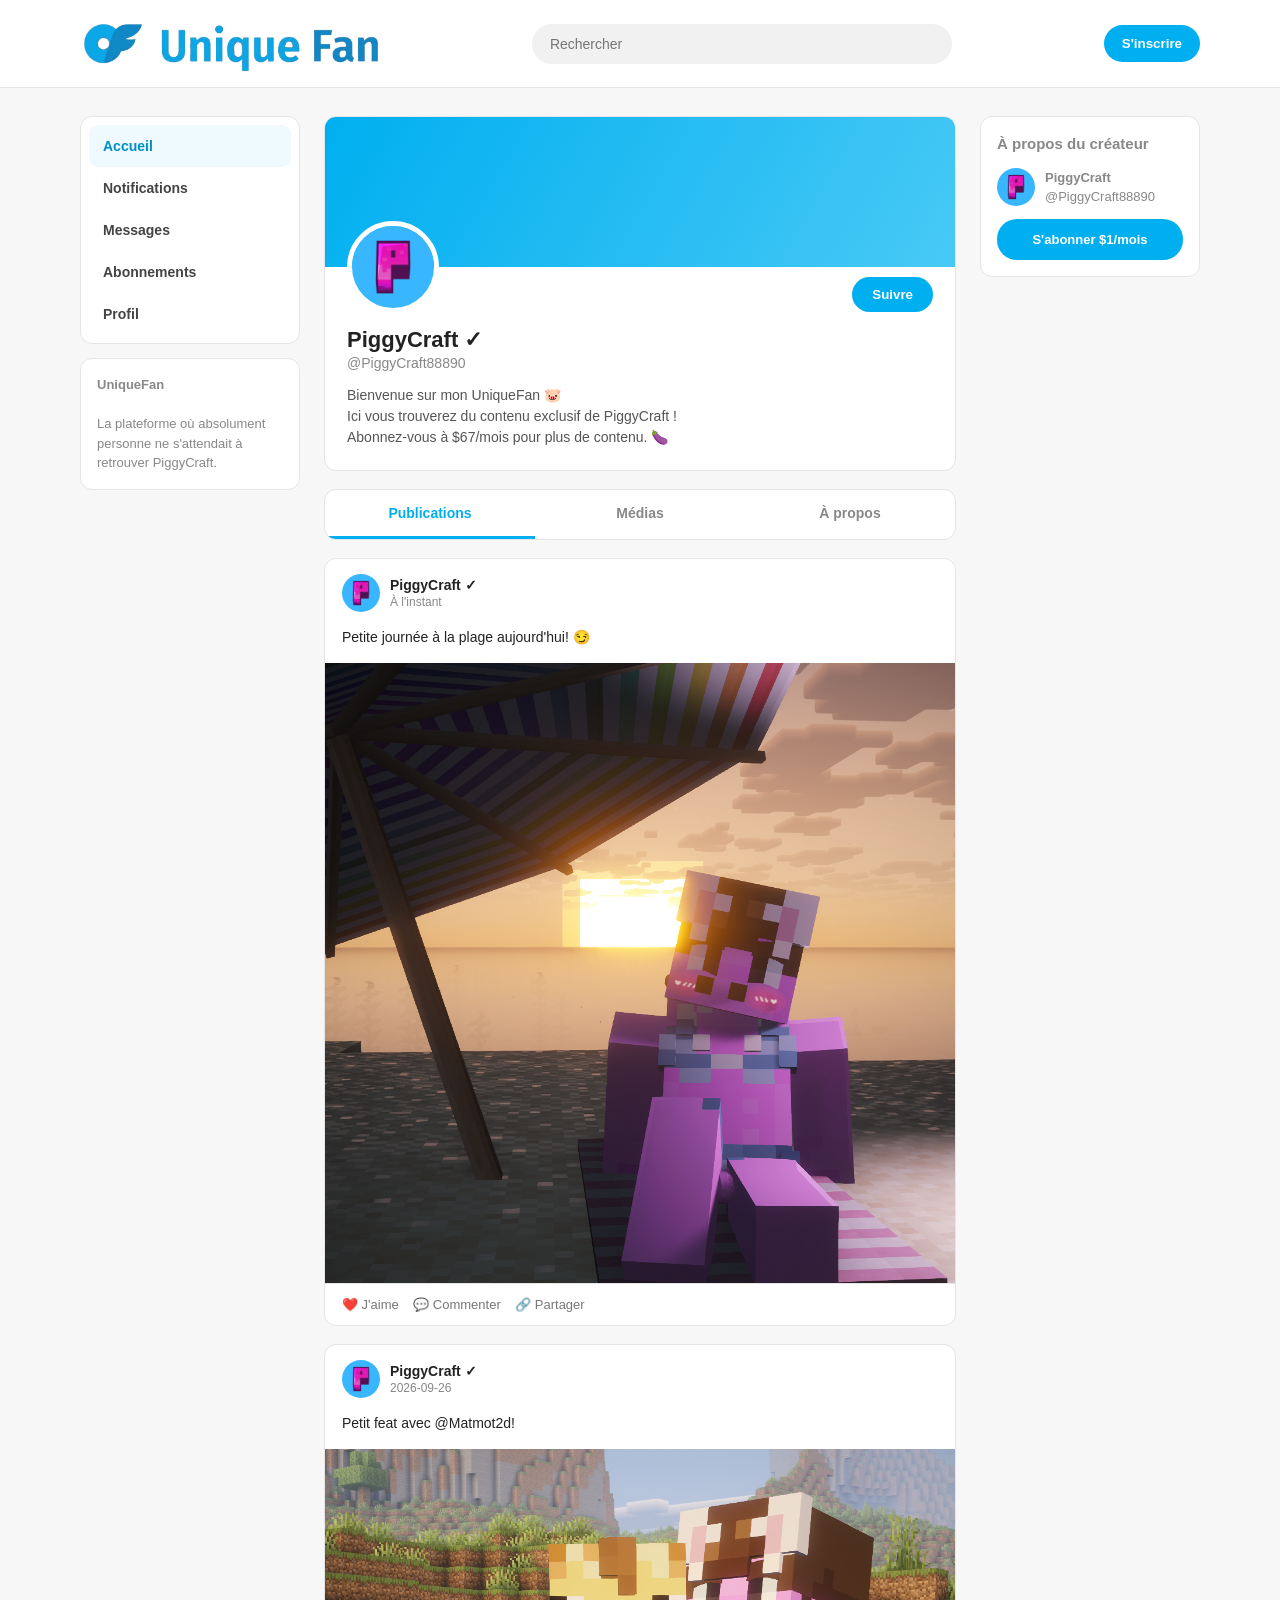
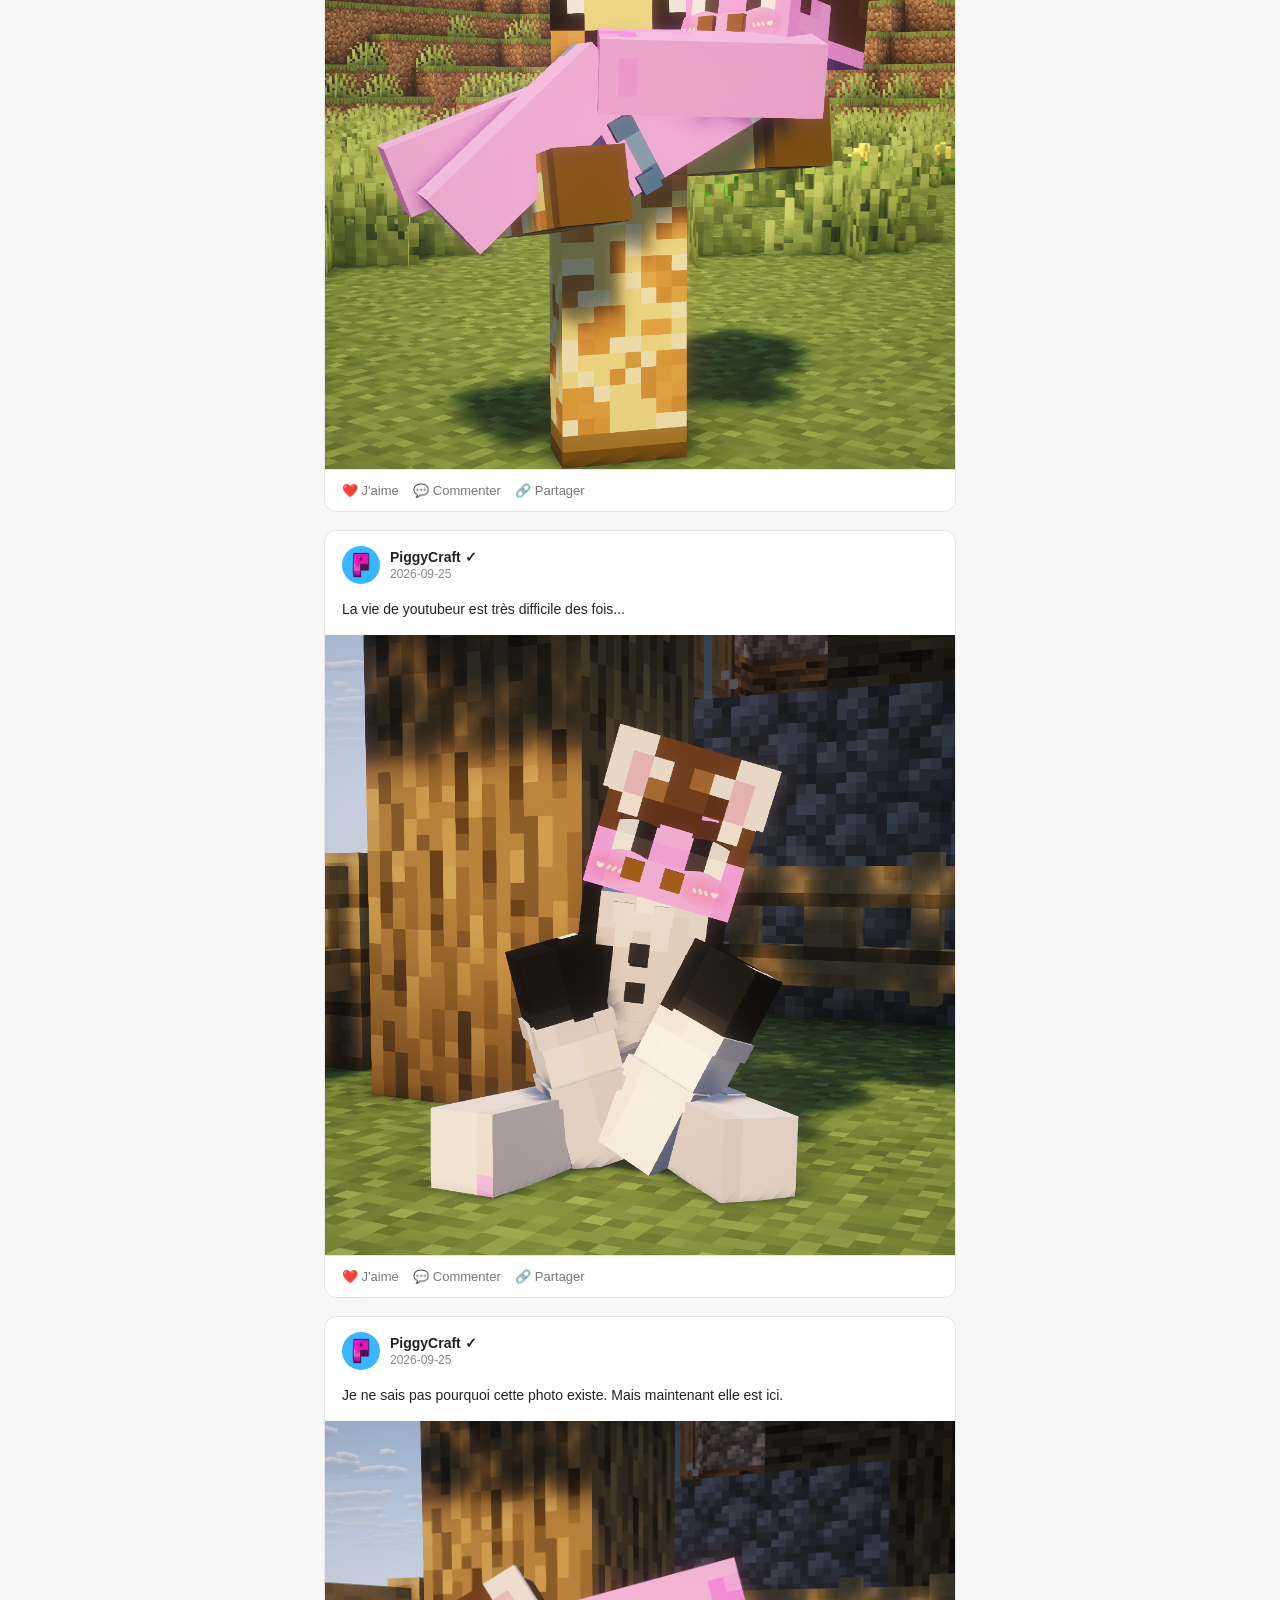
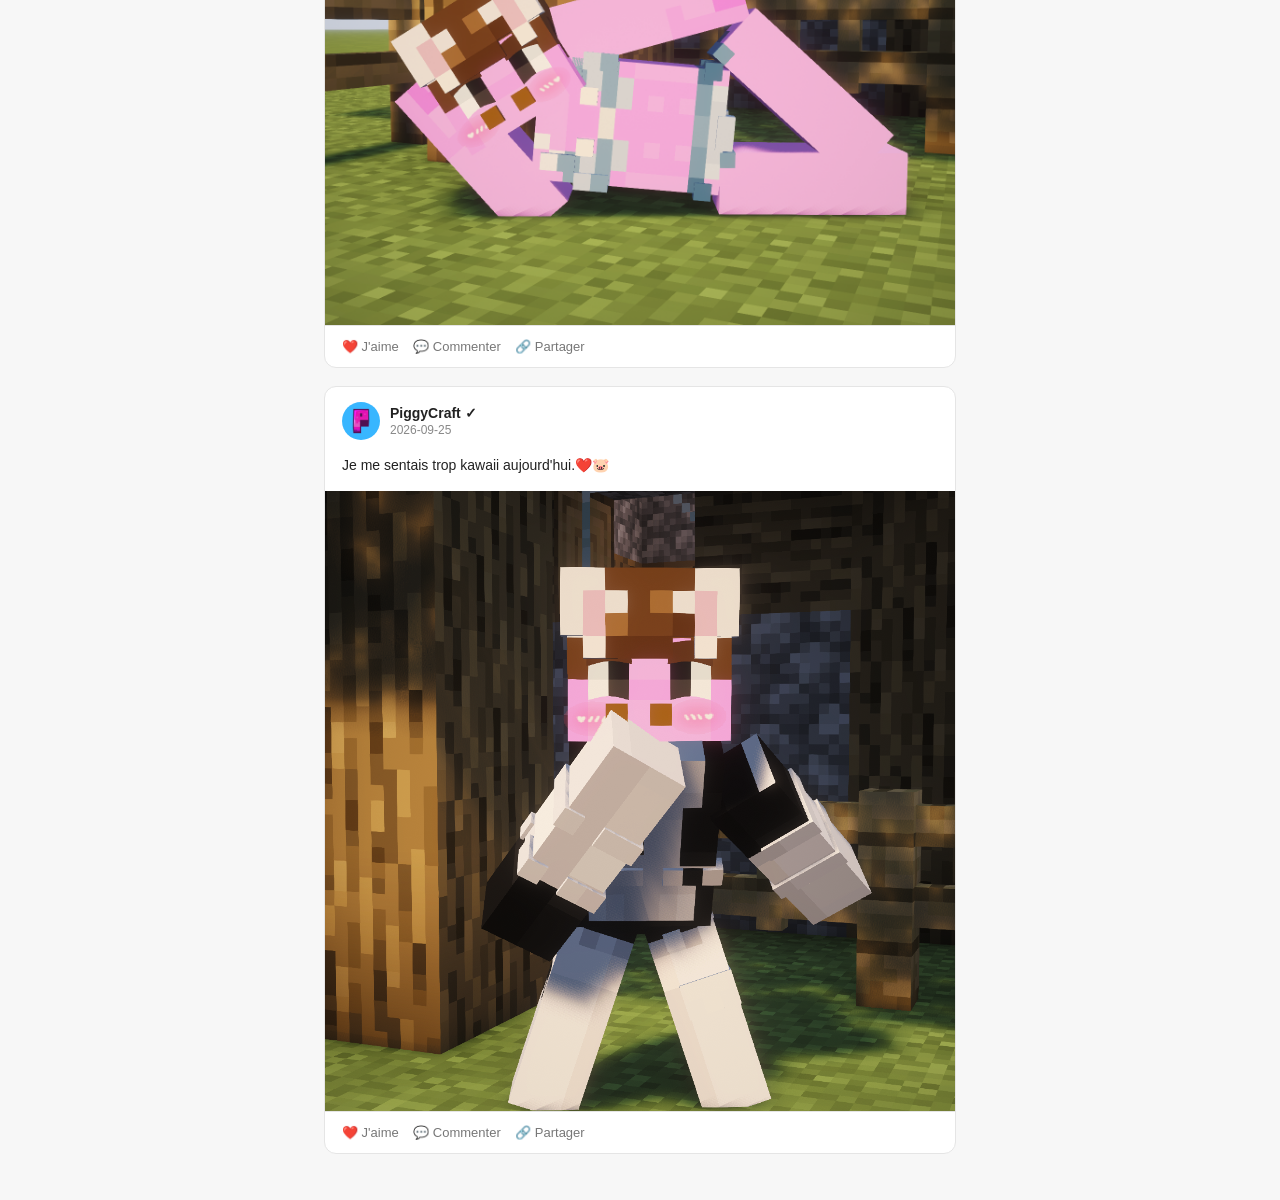
<file: uniquefan/index.html>
<!DOCTYPE html>
<html lang="fr">
<head>
<meta charset="UTF-8">
<meta name="viewport" content="width=device-width, initial-scale=1.0">
<title>UniqueFan — PiggyCraft</title>
<link rel="icon" href="uniquefan-favicon.png" type="image/png">

<style>
:root{--blue:#00aff0;--bg:#f7f7f7;--card:#fff;--text:#222;--muted:#888;--border:#e5e5e5}
*{box-sizing:border-box}
body{margin:0;font-family:Arial,Helvetica,sans-serif;color:var(--text);background:var(--bg)}

.topbar{
height:88px;
position:sticky;
top:0;
z-index:20;
background:#fff;
border-bottom:1px solid var(--border);
display:flex;
align-items:center;
justify-content:center
}

.topbar-inner{
width:min(1120px,calc(100% - 32px));
display:flex;
align-items:center;
gap:24px
}

.logo{
width:300px;
height:66px;
object-fit:contain;
flex-shrink:0;
cursor:pointer
}

.search{
flex:1;
max-width:420px;
margin:auto
}

.search input{
width:100%;
border:0;
outline:0;
background:#f1f1f1;
border-radius:22px;
padding:12px 18px;
font-size:14px
}

.top-button{
border:0;
background:var(--blue);
color:#fff;
font-weight:700;
border-radius:22px;
padding:11px 18px;
cursor:pointer
}

.layout{
width:min(1120px,calc(100% - 32px));
margin:28px auto;
display:grid;
grid-template-columns:220px minmax(0,650px) 220px;
gap:24px
}

.sidebar{
position:sticky;
top:116px;
height:max-content
}

.menu{
background:#fff;
border:1px solid var(--border);
border-radius:12px;
padding:8px
}

.menu a{
display:block;
text-decoration:none;
color:#444;
padding:13px 14px;
border-radius:9px;
font-size:14px;
font-weight:600
}

.menu a:hover,
.menu a.active{
background:#eefaff;
color:#008fc5
}

.small-card,
.creator-card{
margin-top:14px;
padding:16px;
background:#fff;
border:1px solid var(--border);
border-radius:12px;
font-size:13px;
color:var(--muted);
line-height:1.5
}

.profile{
background:#fff;
border:1px solid var(--border);
border-radius:12px;
overflow:hidden;
margin-bottom:18px
}

.cover{
height:150px;
background:linear-gradient(120deg,#00aff0,#48c9f5)
}

.profile-content{
padding:0 22px 22px
}

.avatar{
width:92px;
height:92px;
margin-top:-46px;
border-radius:50%;
border:5px solid #fff;
background:#fff;
object-fit:cover
}

.profile-row{
display:flex;
align-items:flex-start;
justify-content:space-between;
gap:15px
}

.profile h1{
margin:10px 0 2px;
font-size:22px
}

.handle{
color:var(--muted);
font-size:14px
}

.bio{
margin:14px 0 0;
color:#555;
line-height:1.5;
font-size:14px
}

.follow{
margin-top:10px;
border:0;
border-radius:20px;
background:var(--blue);
color:#fff;
padding:10px 20px;
font-weight:700
}

.tabs{
display:flex;
background:#fff;
border:1px solid var(--border);
border-radius:12px;
margin-bottom:18px;
overflow:hidden
}

.tabs div{
flex:1;
text-align:center;
padding:15px 8px;
font-size:14px;
font-weight:700;
color:var(--muted)
}

.tabs .selected{
color:var(--blue);
border-bottom:3px solid var(--blue)
}

.post{
background:#fff;
border:1px solid var(--border);
border-radius:12px;
margin-bottom:18px;
overflow:hidden
}

.post-head{
display:flex;
align-items:center;
gap:10px;
padding:15px 17px
}

.post-avatar{
width:38px;
height:38px;
border-radius:50%;
object-fit:cover
}

.post-name{
font-weight:700;
font-size:14px
}

.post-time{
color:var(--muted);
font-size:12px;
margin-top:2px
}

.post-text{
padding:0 17px 15px;
font-size:14px;
line-height:1.5
}

.post-image{
display:block;
width:100%;
max-height:620px;
object-fit:cover;
background:#eee
}

.post-actions{
display:flex;
gap:22px;
padding:13px 17px;
color:#777;
border-top:1px solid var(--border);
font-size:13px
}

.creator-card{
margin-top:0;
height:max-content
}

.creator-card h3{
margin:0 0 12px;
font-size:15px
}

.creator-line{
display:flex;
gap:10px;
align-items:center;
margin-bottom:12px;
font-size:13px
}

.creator-line img{
width:38px;
height:38px;
object-fit:cover;
border-radius:50%
}

/* BOUTON KO-FI */
.subscribe{
display:block;
width:100%;
border:0;
background:var(--blue);
color:#fff;
border-radius:20px;
padding:11px;
font-weight:700;
text-align:center;
text-decoration:none;
cursor:pointer;
transition:background .2s, transform .2s
}

.subscribe:hover{
background:#009bd6;
transform:translateY(-1px)
}

@media(max-width:900px){
.layout{
grid-template-columns:1fr;
max-width:650px
}

.sidebar,
.right-column{
display:none
}

.search{
display:none
}

.logo{
width:300px
}
}

@media(max-width:560px){
.topbar-inner{
justify-content:space-between
}

.logo{
width:230px;
height:55px
}

.layout{
width:100%;
margin:12px auto
}

.profile,
.tabs,
.post{
border-left:0;
border-right:0;
border-radius:0
}
}
</style>
</head>

<body>

<header class="topbar">
<div class="topbar-inner">

<img
class="logo"
src="uniquefan-logo-cropped.png"
alt="UniqueFan"
>

<div class="search">
<input type="text" placeholder="Rechercher">
</div>

<button class="top-button">
S'inscrire
</button>

</div>
</header>


<div class="layout">

<aside class="sidebar">

<nav class="menu">
<a class="active" href="#">Accueil</a>
<a href="#">Notifications</a>
<a href="#">Messages</a>
<a href="#">Abonnements</a>
<a href="#">Profil</a>
</nav>

<div class="small-card">
<strong>UniqueFan</strong>
<br><br>
La plateforme où absolument personne ne s'attendait à retrouver PiggyCraft.
</div>

</aside>


<main>

<section class="profile">

<div class="cover"></div>

<div class="profile-content">

<div class="profile-row">

<div>

<img
class="avatar"
src="profile.jpg"
alt="PiggyCraft"
>

<h1>PiggyCraft ✓</h1>

<div class="handle">
@PiggyCraft88890
</div>

</div>

<button class="follow">
Suivre
</button>

</div>

<p class="bio">
Bienvenue sur mon UniqueFan 🐷<br>
Ici vous trouverez du contenu exclusif de PiggyCraft !<br>
Abonnez-vous à $67/mois pour plus de contenu. 🍆
</p>

</div>
</section>


<div class="tabs">
<div class="selected">Publications</div>
<div>Médias</div>
<div>À propos</div>
</div>

<article class="post">

<div class="post-head">

<img
class="post-avatar"
src="profile.jpg"
alt="PiggyCraft"
>

<div>
<div class="post-name">
PiggyCraft ✓
</div>

<div class="post-time">
À l'instant
</div>
</div>

</div>

<div class="post-text">
Petite journée à la plage aujourd'hui! 😏
</div>

<img
class="post-image"
src="photo6.png"
alt="Publication UniqueFan"
>

<div class="post-actions">
❤️ J'aime &nbsp;&nbsp;
💬 Commenter &nbsp;&nbsp;
🔗 Partager
</div>

</article>

<article class="post">

<div class="post-head">

<img
class="post-avatar"
src="profile.jpg"
alt="PiggyCraft"
>

<div>
<div class="post-name">
PiggyCraft ✓
</div>

<div class="post-time">
2026-09-26</div>
</div>

</div>

<div class="post-text">
Petit feat avec @Matmot2d!
</div>

<img
class="post-image"
src="photo4.png"
alt="Publication UniqueFan"
>

<div class="post-actions">
❤️ J'aime &nbsp;&nbsp;
💬 Commenter &nbsp;&nbsp;
🔗 Partager
</div>

</article>

<article class="post">

<div class="post-head">

<img
class="post-avatar"
src="profile.jpg"
alt="PiggyCraft"
>

<div>
<div class="post-name">
PiggyCraft ✓
</div>

<div class="post-time">
2026-09-25
</div>
</div>

</div>

<div class="post-text">
La vie de youtubeur est très difficile des fois...
</div>

<img
class="post-image"
src="photo1.png"
alt="Publication UniqueFan"
>

<div class="post-actions">
❤️ J'aime &nbsp;&nbsp;
💬 Commenter &nbsp;&nbsp;
🔗 Partager
</div>

</article>


<article class="post">

<div class="post-head">

<img
class="post-avatar"
src="profile.jpg"
alt="PiggyCraft"
>

<div>
<div class="post-name">
PiggyCraft ✓
</div>

<div class="post-time">
2026-09-25
</div>
</div>

</div>

<div class="post-text">
Je ne sais pas pourquoi cette photo existe. Mais maintenant elle est ici.
</div>

<img
class="post-image"
src="photo2.png"
alt="Publication UniqueFan"
>

<div class="post-actions">
❤️ J'aime &nbsp;&nbsp;
💬 Commenter &nbsp;&nbsp;
🔗 Partager
</div>

</article>


<article class="post">

<div class="post-head">

<img
class="post-avatar"
src="profile.jpg"
alt="PiggyCraft"
>

<div>
<div class="post-name">
PiggyCraft ✓
</div>

<div class="post-time">
2026-09-25
</div>
</div>

</div>

<div class="post-text">
Je me sentais trop kawaii aujourd'hui.❤️🐷
</div>

<img
class="post-image"
src="photo3.png"
alt="Publication UniqueFan"
>

<div class="post-actions">
❤️ J'aime &nbsp;&nbsp;
💬 Commenter &nbsp;&nbsp;
🔗 Partager
</div>

</article>

</main>


<aside class="right-column">

<div class="creator-card">

<h3>
À propos du créateur
</h3>

<div class="creator-line">

<img
src="profile.jpg"
alt="PiggyCraft"
>

<div>
<strong>PiggyCraft</strong>
<br>
<span style="color:#888">
@PiggyCraft88890
</span>
</div>

</div>

<a
class="subscribe"
href="https://ko-fi.com/piggycraft"
target="_blank"
rel="noopener noreferrer"
>
S'abonner $1/mois
</a>

</div>

</aside>

</div>


<script>

let logoClicks = 0;
let logoTimer;

const logo = document.querySelector('.logo');

logo.addEventListener('click', function () {

    logoClicks++;

    clearTimeout(logoTimer);

    logoTimer = setTimeout(function () {
        logoClicks = 0;
    }, 2000);

    if (logoClicks === 5) {

        logoClicks = 0;

        logo.animate(
            [
                { transform: "scale(1) rotate(0deg)" },
                { transform: "scale(1.15) rotate(-8deg)" },
                { transform: "scale(1.15) rotate(8deg)" },
                { transform: "scale(1.1) rotate(-5deg)" },
                { transform: "scale(1) rotate(0deg)" }
            ],
            {
                duration: 700,
                easing: "ease-out"
            }
        );

        setTimeout(function () {
            window.location.href = "/";
        }, 700);

    }

});

</script>

</body>
</html>
</file>
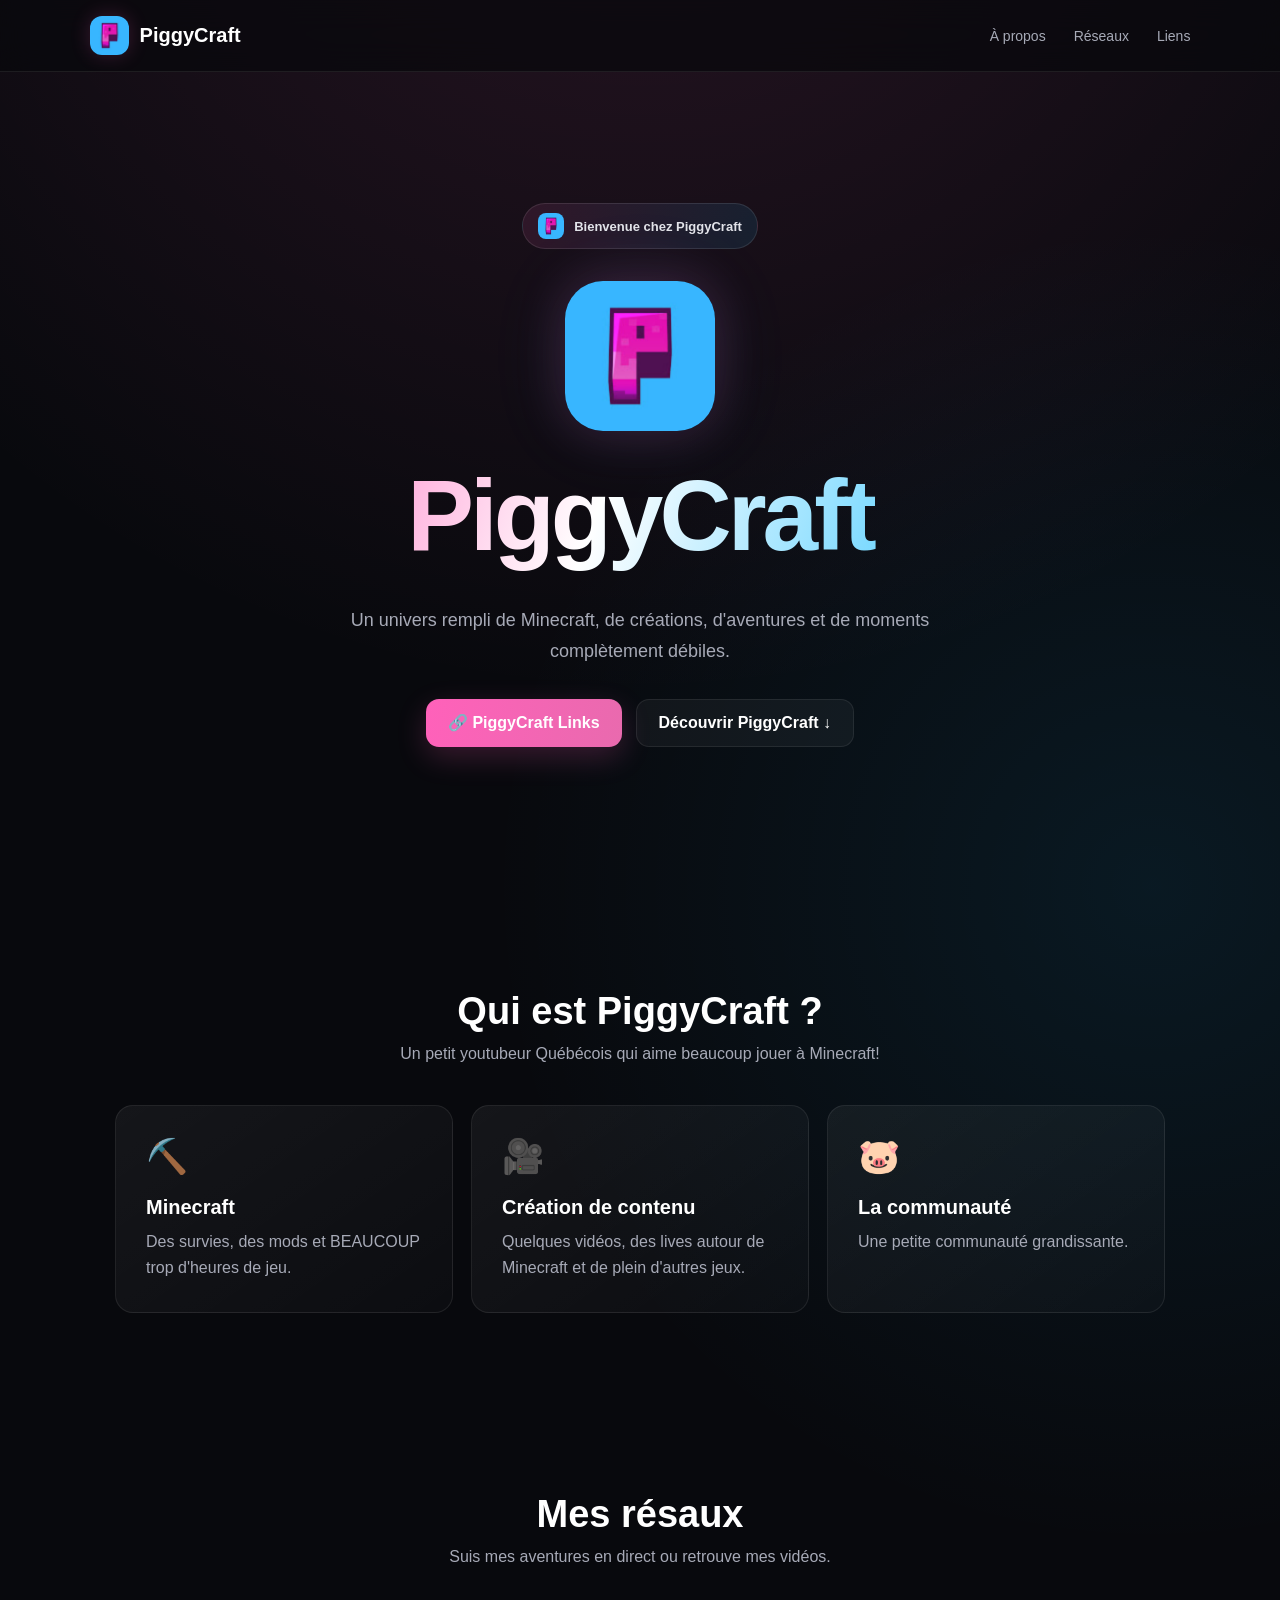
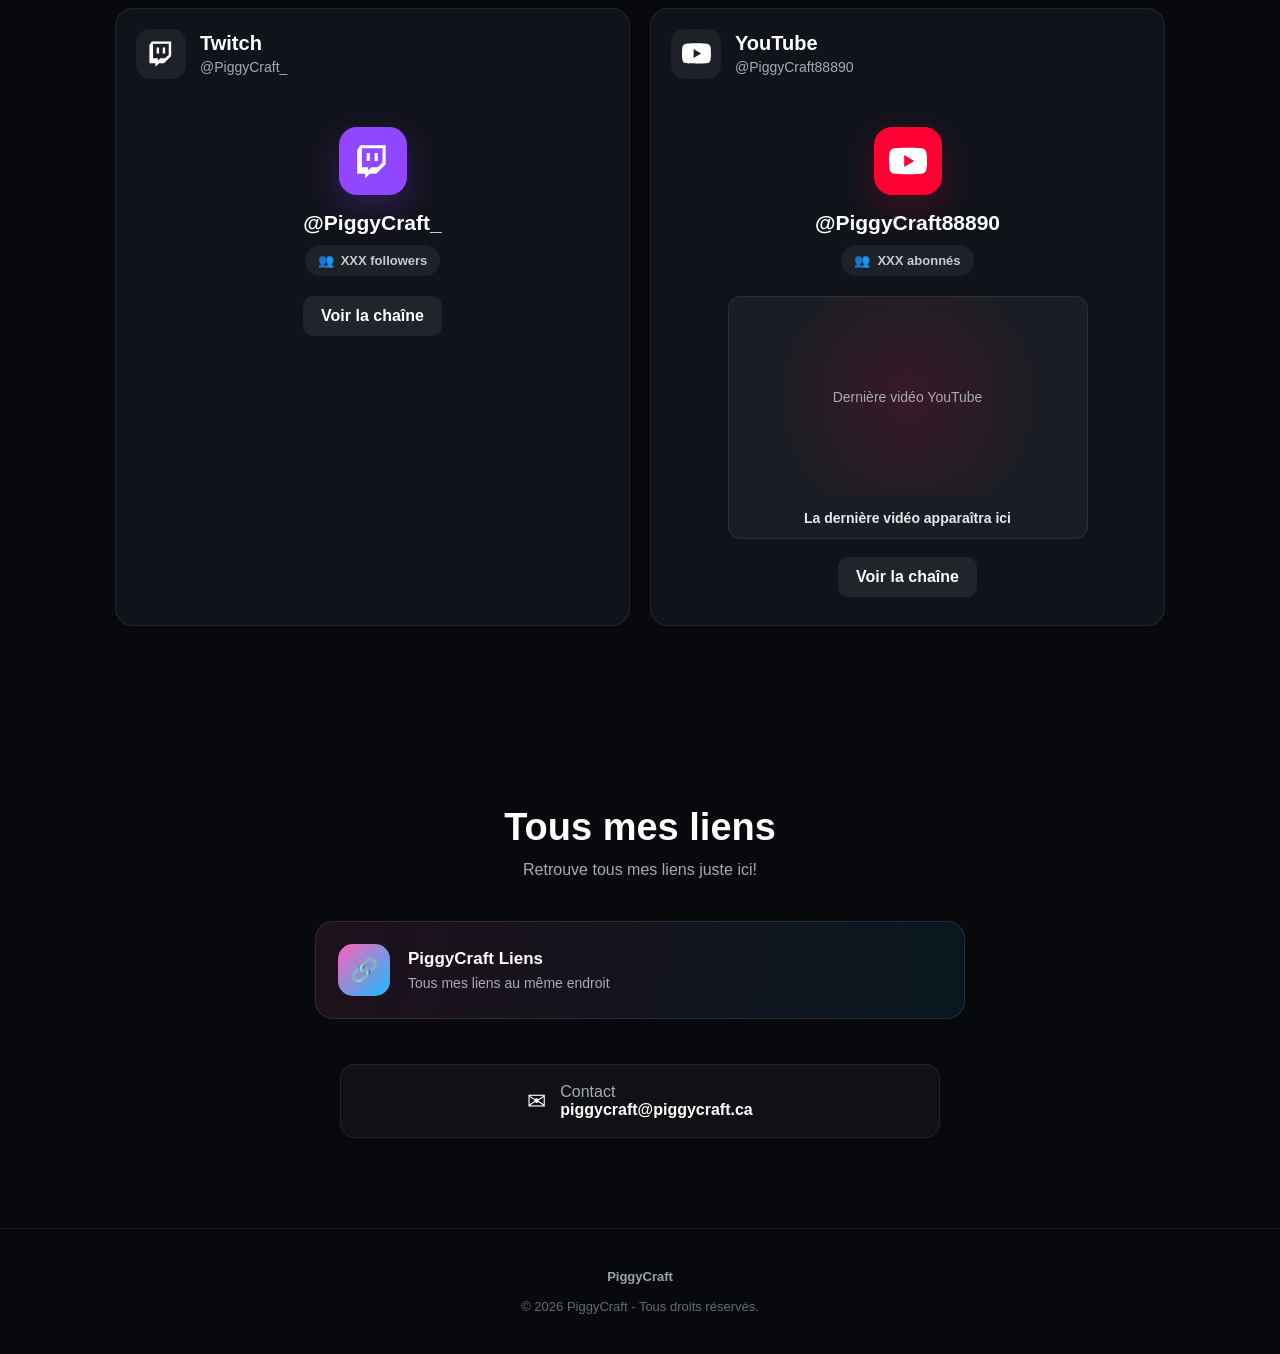
<file: PiggyCraft_index_modifie.html>
<!DOCTYPE html>

<html lang="fr">
<head>
<meta charset="UTF-8">
<meta name="viewport" content="width=device-width, initial-scale=1.0">

<title>PiggyCraft</title>

<meta name="description" content="Bienvenue chez PiggyCraft - Minecraft, créations, aventures et contenu.">

<link rel="icon" href="/favicon.png" type="image/png">

<style>
:root {
    --bg: #08090d;
    --bg2: #0e1017;
    --card: #11131b;
    --card-hover: #181b25;
    --text: #ffffff;
    --muted: #a7aab7;
    --pink: #ff61ba;
    --blue: #17bdff;
    --border: rgba(255,255,255,.08);
}

* {
    box-sizing: border-box;
    margin: 0;
    padding: 0;
}

html {
    scroll-behavior: smooth;
}

body {
    min-height: 100vh;
    font-family: Arial, Helvetica, sans-serif;
    color: var(--text);
    background:
        radial-gradient(circle at 50% -10%, rgba(255,97,186,.14), transparent 30%),
        radial-gradient(circle at 90% 30%, rgba(23,189,255,.09), transparent 28%),
        var(--bg);
    overflow-x: hidden;
}

/* NAVIGATION */

nav {
    position: fixed;
    top: 0;
    left: 0;
    right: 0;
    z-index: 100;

    height: 72px;

    display: flex;
    align-items: center;
    justify-content: space-between;

    padding: 0 7%;

    background: rgba(8,9,13,.75);
    backdrop-filter: blur(16px);

    border-bottom: 1px solid var(--border);
}

.nav-logo {
    display: flex;
    align-items: center;
    gap: 11px;

    color: white;
    text-decoration: none;

    font-size: 20px;
    font-weight: 800;
}

.nav-logo img {
    width: 39px;
    height: 39px;

    object-fit: cover;
    border-radius: 12px;

    box-shadow: 0 0 20px rgba(255,97,186,.2);
}

.nav-links {
    display: flex;
    gap: 28px;
}

.nav-links a {
    color: var(--muted);
    text-decoration: none;
    font-size: 14px;
    transition: .2s;
}

.nav-links a:hover {
    color: white;
}

/* HERO */

.hero {
    min-height: 100vh;

    display: flex;
    align-items: center;
    justify-content: center;

    text-align: center;

    padding: 140px 20px 90px;
}

.hero-content {
    width: 100%;
    max-width: 900px;
}

.welcome-badge {
    display: inline-flex;
    align-items: center;
    justify-content: center;

    gap: 10px;

    padding: 9px 15px;

    border-radius: 999px;

    background:
        linear-gradient(
            90deg,
            rgba(255,97,186,.1),
            rgba(23,189,255,.1)
        );

    border: 1px solid rgba(255,255,255,.1);

    color: #e2e3e9;

    font-size: 13px;
    font-weight: 600;
}

.welcome-logo {
    width: 26px;
    height: 26px;

    object-fit: cover;
    border-radius: 8px;

    animation: logoFloat 3.5s ease-in-out infinite;
}

@keyframes logoFloat {
    0%, 100% {
        transform: translateY(0);
    }

    50% {
        transform: translateY(-4px);
    }
}

.hero-logo {
    display: block;

    width: 150px;
    height: 150px;

    object-fit: cover;

    border-radius: 38px;

    margin: 32px auto 0;

    box-shadow:
        0 0 50px rgba(255,97,186,.18),
        0 0 80px rgba(23,189,255,.1);

    animation: heroFloat 5s ease-in-out infinite;
}

@keyframes heroFloat {
    0%, 100% {
        transform: translateY(0);
    }

    50% {
        transform: translateY(-8px);
    }
}

h1 {
    margin-top: 30px;
    padding-bottom: 14px;

    font-size: clamp(55px, 9vw, 100px);

    line-height: 1.08;

    font-weight: 900;

    letter-spacing: -4px;

    background:
        linear-gradient(
            110deg,
            var(--pink),
            #ffffff 45%,
            var(--blue)
        );

    -webkit-background-clip: text;
    background-clip: text;

    color: transparent;
}

.hero-description {
    max-width: 620px;

    margin: 22px auto 0;

    color: var(--muted);

    font-size: 18px;
    line-height: 1.7;
}

/* BUTTONS */

.buttons {
    display: flex;
    justify-content: center;
    gap: 14px;

    flex-wrap: wrap;

    margin-top: 32px;
}

.button {
    display: inline-flex;
    align-items: center;
    justify-content: center;

    gap: 9px;

    padding: 14px 22px;

    border-radius: 13px;

    text-decoration: none;

    font-weight: 700;

    transition:
        transform .2s,
        box-shadow .2s,
        background .2s;
}

.button-primary {
    color: white;

    background:
        linear-gradient(
            100deg,
            var(--pink),
            #e96aae
        );

    box-shadow:
        0 10px 30px rgba(255,97,186,.2);
}

.button-primary:hover {
    transform: translateY(-3px);

    box-shadow:
        0 14px 35px rgba(255,97,186,.3);
}

.button-secondary {
    color: white;

    background: rgba(255,255,255,.045);

    border: 1px solid var(--border);
}

.button-secondary:hover {
    transform: translateY(-3px);
    background: rgba(255,255,255,.08);
}

/* SECTIONS */

section {
    width: 100%;
    max-width: 1100px;

    margin: 0 auto;

    padding: 90px 25px;
}

.section-title {
    text-align: center;
    font-size: 38px;

    margin-bottom: 12px;
}

.section-description {
    text-align: center;
    color: var(--muted);

    margin-bottom: 42px;
}

/* ABOUT */

.cards {
    display: grid;

    grid-template-columns: repeat(3, 1fr);

    gap: 18px;
}

.card {
    padding: 30px;

    background:
        linear-gradient(
            145deg,
            rgba(255,255,255,.055),
            rgba(255,255,255,.018)
        );

    border: 1px solid var(--border);

    border-radius: 18px;

    transition:
        transform .25s,
        background .25s,
        border-color .25s;
}

.card:hover {
    transform: translateY(-5px);

    background: var(--card-hover);

    border-color:
        rgba(255,97,186,.18);
}

.card-icon {
    font-size: 34px;
    margin-bottom: 20px;
}

.card h3 {
    font-size: 20px;
    margin-bottom: 10px;
}

.card p {
    color: var(--muted);
    line-height: 1.65;
}

/* SOCIALS */

.social-grid {
    display: grid;

    grid-template-columns: 1fr 1fr;

    gap: 20px;
}

.social-card {
    overflow: hidden;

    background: var(--card);

    border: 1px solid var(--border);

    border-radius: 18px;

    transition:
        transform .25s,
        border-color .25s;
}

.social-card:hover {
    transform: translateY(-4px);

    border-color:
        rgba(23,189,255,.2);
}

.social-header {
    display: flex;
    align-items: center;

    gap: 14px;

    padding: 20px;
}

.social-logo {
    width: 50px;
    height: 50px;

    display: flex;
    align-items: center;
    justify-content: center;

    flex-shrink: 0;

    border-radius: 14px;

    background: rgba(255,255,255,.06);
}

.social-logo svg {
    width: 29px;
    height: 29px;
}

.social-header h3 {
    font-size: 20px;
}

.social-header p {
    color: var(--muted);
    font-size: 14px;
    margin-top: 4px;
}

/* TWITCH + YOUTUBE */

.social-content {
    min-height: 300px;
    display: flex;
    flex-direction: column;
    align-items: center;
    text-align: center;
    padding: 28px;
}

.social-big-logo {
    width: 68px;
    height: 68px;
    display: flex;
    align-items: center;
    justify-content: center;
    margin-bottom: 16px;
    border-radius: 18px;
}

.social-big-logo svg {
    width: 38px;
    height: 38px;
}

.twitch-logo-box {
    background: #9146ff;
    box-shadow: 0 12px 35px rgba(145,70,255,.25);
}

.youtube-logo-box {
    background: #ff0033;
    box-shadow: 0 12px 35px rgba(255,0,51,.2);
}

.social-content h4 {
    font-size: 21px;
    margin-bottom: 10px;
}

.follower-count {
    display: inline-flex;
    align-items: center;
    gap: 7px;
    padding: 8px 13px;
    border-radius: 999px;
    background: rgba(255,255,255,.06);
    color: #c8cad3;
    font-size: 13px;
    margin-bottom: 20px;
}

.latest-video {
    width: 100%;
    max-width: 360px;
    overflow: hidden;
    border-radius: 13px;
    background: rgba(255,255,255,.045);
    border: 1px solid var(--border);
    margin-bottom: 18px;
}

.latest-video-placeholder {
    aspect-ratio: 16 / 9;
    display: flex;
    align-items: center;
    justify-content: center;
    background:
        radial-gradient(circle at center, rgba(255,0,51,.13), transparent 65%);
    color: var(--muted);
    font-size: 14px;
    padding: 20px;
}

.latest-video-title {
    padding: 12px 14px;
    color: #e8e9ee;
    font-size: 14px;
    font-weight: 700;
}

.social-button {
    display: inline-block;
    padding: 11px 18px;
    border-radius: 10px;
    background: rgba(255,255,255,.07);
    color: white;
    text-decoration: none;
    font-weight: 700;
    transition: .2s;
}

.social-button:hover {
    background: rgba(255,255,255,.12);
}

.social-footer {
    padding: 17px 20px;
    border-top: 1px solid var(--border);
}

.social-footer a {
    color: white;
    text-decoration: none;
    font-weight: 700;
}

.social-footer a:hover {
    color: var(--pink);
}

/* LINKS */

.links-container {
    display: flex;
    justify-content: center;
}

.link-card {
    width: 100%;
    max-width: 650px;

    display: flex;
    align-items: center;

    gap: 18px;

    padding: 22px;

    background:
        linear-gradient(
            100deg,
            rgba(255,97,186,.09),
            rgba(23,189,255,.08)
        );

    border: 1px solid rgba(255,255,255,.1);

    border-radius: 18px;

    color: white;

    text-decoration: none;

    transition:
        transform .25s,
        border-color .25s;
}

.link-card:hover {
    transform: translateY(-4px);

    border-color:
        rgba(255,97,186,.35);
}

.link-icon {
    width: 52px;
    height: 52px;

    display: flex;
    align-items: center;
    justify-content: center;

    flex-shrink: 0;

    border-radius: 15px;

    background:
        linear-gradient(
            135deg,
            var(--pink),
            var(--blue)
        );

    font-size: 23px;
}

.link-text strong {
    display: block;

    font-size: 17px;

    margin-bottom: 5px;
}

.link-text span {
    color: var(--muted);
    font-size: 14px;
}

/* EMAIL */

.email-box {
    display: flex;

    align-items: center;
    justify-content: center;

    gap: 14px;

    margin: 45px auto 0;

    max-width: 600px;

    padding: 18px 22px;

    border: 1px solid var(--border);

    border-radius: 15px;

    background: rgba(255,255,255,.035);
}

.email-icon {
    font-size: 23px;
}

.email-box a {
    color: white;

    text-decoration: none;

    font-weight: 700;
}

.email-box a:hover {
    color: var(--blue);
}

/* FOOTER */

footer {
    padding: 40px 20px;

    text-align: center;

    border-top: 1px solid var(--border);

    color: #666a78;

    font-size: 13px;
}

footer strong {
    color: #9da1ad;
}

/* MOBILE */

@media (max-width: 800px) {

    nav {
        padding: 0 20px;
    }

    .nav-links {
        display: none;
    }

    .hero {
        padding-top: 115px;
    }

    .hero-logo {
        width: 125px;
        height: 125px;

        border-radius: 32px;
    }

    h1 {
        font-size: 60px;
        letter-spacing: -3px;
    }

    .hero-description {
        font-size: 16px;
    }

    .cards {
        grid-template-columns: 1fr;
    }

    .social-grid {
        grid-template-columns: 1fr;
    }

    section {
        padding: 65px 20px;
    }

    .section-title {
        font-size: 30px;
    }
}

@media (max-width: 450px) {

    h1 {
        font-size: 50px;
    }

    .hero-logo {
        width: 110px;
        height: 110px;

        border-radius: 28px;
    }

    .welcome-badge {
        font-size: 12px;
    }

    .email-box {
        flex-direction: column;
        text-align: center;
    }
}
</style>

</head>

<body>

<nav>

<a class="nav-logo" href="/">
    <img src="/favicon.png" alt="PiggyCraft">
    PiggyCraft
</a>

<div class="nav-links">
    <a href="#about">À propos</a>
    <a href="#socials">Réseaux</a>
    <a href="#links">Liens</a>
</div>

</nav>

<main>

<section class="hero">

<div class="hero-content">

<div class="welcome-badge">

    <img
        class="welcome-logo"
        src="/favicon.png"
        alt=""
    >

    <span>
        Bienvenue chez PiggyCraft
    </span>

</div>

<img
    class="hero-logo"
    src="/favicon.png"
    alt="Logo PiggyCraft"
>

<h1>
    PiggyCraft
</h1>

<p class="hero-description">
    Un univers rempli de Minecraft,
    de créations, d'aventures et de
    moments complètement débiles.
</p>

<div class="buttons">

    <a
        class="button button-primary"
        href="https://memorylink.fr/piggycraft"
        target="_blank"
        rel="noopener noreferrer"
    >
        🔗 PiggyCraft Links
    </a>

    <a
        class="button button-secondary"
        href="#socials"
    >
        Découvrir PiggyCraft ↓
    </a>

</div>

</div>

</section>

<section id="about">

<h2 class="section-title">
    Qui est PiggyCraft ?
</h2>

<p class="section-description">
    Un petit youtubeur Québécois qui aime beaucoup jouer à Minecraft!
</p>

<div class="cards">

    <div class="card">

        <div class="card-icon">
            ⛏️
        </div>

        <h3>
            Minecraft
        </h3>

        <p>
            Des survies, des mods et BEAUCOUP trop d'heures de jeu.
        </p>

    </div>

    <div class="card">

        <div class="card-icon">
            🎥
        </div>

        <h3>
            Création de contenu
        </h3>

        <p>
            Quelques vidéos, des lives autour de Minecraft et de plein d'autres jeux.
        </p>

    </div>

    <div class="card">

        <div class="card-icon">
            🐷
        </div>

        <h3>
            La communauté
        </h3>

        <p>
            Une petite communauté grandissante.
        </p>

    </div>

</div>

</section>

<section id="socials">

<h2 class="section-title">
    Mes résaux
</h2>

<p class="section-description">
    Suis mes aventures en direct ou retrouve mes vidéos.
</p>

<div class="social-grid">

    <!-- TWITCH -->

    <div class="social-card">

        <div class="social-header">

            <div class="social-logo">
                <svg viewBox="0 0 24 24" fill="white" aria-label="Twitch">
                    <path d="M4 2L2 5v15h5v3l3-3h4l6-6V2H4zm14 11l-3 3h-4l-2 2v-2H5V4h13v9zm-8-6H8v5h2V7zm5 0h-2v5h2V7z"/>
                </svg>
            </div>

            <div>
                <h3>Twitch</h3>
                <p>@PiggyCraft_</p>
            </div>

        </div>

        <div class="social-content">

            <div class="social-big-logo twitch-logo-box">
                <svg viewBox="0 0 24 24" fill="white">
                    <path d="M4 2L2 5v15h5v3l3-3h4l6-6V2H4zm14 11l-3 3h-4l-2 2v-2H5V4h13v9zm-8-6H8v5h2V7zm5 0h-2v5h2V7z"/>
                </svg>
            </div>

            <h4>@PiggyCraft_</h4>

            <div class="follower-count">
                👥 <strong>XXX followers</strong>
            </div>

            <a
                class="social-button"
                href="https://www.twitch.tv/PiggyCraft_"
                target="_blank"
                rel="noopener noreferrer"
            >
                Voir la chaîne
            </a>

        </div>

    </div>


    <!-- YOUTUBE -->

    <div class="social-card">

        <div class="social-header">

            <div class="social-logo">
                <svg viewBox="0 0 24 24" fill="white" aria-label="YouTube">
                    <path d="M23.5 6.2a3 3 0 0 0-2.1-2.1C19.5 3.6 12 3.6 12 3.6s-7.5 0-9.4.5A3 3 0 0 0 .5 6.2C0 8.1 0 12 0 12s0 3.9.5 5.8a3 3 0 0 0 2.1 2.1c1.9.5 9.4.5 9.4.5s7.5 0 9.4-.5a3 3 0 0 0 2.1-2.1c.5-1.9.5-5.8.5-5.8s0-3.9-.5-5.8zM9.6 15.8V8.2l6.3 3.8-6.3 3.8z"/>
                </svg>
            </div>

            <div>
                <h3>YouTube</h3>
                <p>@PiggyCraft88890</p>
            </div>

        </div>

        <div class="social-content">

            <div class="social-big-logo youtube-logo-box">
                <svg viewBox="0 0 24 24" fill="white">
                    <path d="M23.5 6.2a3 3 0 0 0-2.1-2.1C19.5 3.6 12 3.6 12 3.6s-7.5 0-9.4.5A3 3 0 0 0 .5 6.2C0 8.1 0 12 0 12s0 3.9.5 5.8a3 3 0 0 0 2.1 2.1c1.9.5 9.4.5 9.4.5s7.5 0 9.4-.5a3 3 0 0 0 2.1-2.1c.5-1.9.5-5.8.5-5.8s0-3.9-.5-5.8zM9.6 15.8V8.2l6.3 3.8-6.3 3.8z"/>
                </svg>
            </div>

            <h4>@PiggyCraft88890</h4>

            <div class="follower-count">
                👥 <strong>XXX abonnés</strong>
            </div>

            <div class="latest-video">

                <div class="latest-video-placeholder">
                    Dernière vidéo YouTube
                </div>

                <div class="latest-video-title">
                    La dernière vidéo apparaîtra ici
                </div>

            </div>

            <a
                class="social-button"
                href="https://www.youtube.com/@PiggyCraft88890"
                target="_blank"
                rel="noopener noreferrer"
            >
                Voir la chaîne
            </a>

        </div>

    </div>

</div>

</section>

<section id="links">

<h2 class="section-title">
    Tous mes liens
</h2>

<p class="section-description">
    Retrouve tous mes liens juste ici!
</p>

<div class="links-container">

    <a
        class="link-card"
        href="https://memorylink.fr/piggycraft"
        target="_blank"
        rel="noopener noreferrer"
    >

        <div class="link-icon">
            🔗
        </div>

        <div class="link-text">

            <strong>
                PiggyCraft Liens
            </strong>

            <span>
                Tous mes liens au même endroit
            </span>

        </div>

    </a>

</div>

<div class="email-box">

    <div class="email-icon">
        ✉
    </div>

    <div>

        <span style="color:var(--muted);">
            Contact
        </span>

        <br>

        <a href="mailto:piggycraft@piggycraft.ca">
            piggycraft@piggycraft.ca
        </a>

    </div>

</div>

</section>

</main>

<footer>

<strong>
    PiggyCraft
</strong>

<br><br>

© 2026 PiggyCraft - Tous droits réservés.

</footer>


<script>
(function () {
    const logo = document.querySelector(".hero-logo");
    if (!logo) return;

    let clicks = 0;
    let timer;

    logo.addEventListener("click", function () {
        clicks++;

        clearTimeout(timer);

        timer = setTimeout(function () {
            clicks = 0;
        }, 1000);

        if (clicks === 5) {
            clicks = 0;

            logo.animate(
                [
                    { transform: "scale(1) rotate(0deg)" },
                    { transform: "scale(1.15) rotate(-8deg)" },
                    { transform: "scale(1.15) rotate(8deg)" },
                    { transform: "scale(1.1) rotate(-5deg)" },
                    { transform: "scale(1) rotate(0deg)" }
                ],
                {
                    duration: 700,
                    easing: "ease-out"
                }
            );

            const message = document.createElement("div");
            message.textContent = "PIGGY MODE ACTIVÉ 🐷";
            message.style.position = "fixed";
            message.style.left = "50%";
            message.style.top = "50%";
            message.style.transform = "translate(-50%, -50%)";
            message.style.zIndex = "9999";
            message.style.padding = "16px 24px";
            message.style.borderRadius = "15px";
            message.style.background = "linear-gradient(135deg, #ff61ba, #17bdff)";
            message.style.color = "white";
            message.style.fontWeight = "900";
            message.style.fontSize = "18px";
            message.style.boxShadow = "0 15px 50px rgba(0,0,0,.4)";
            message.style.pointerEvents = "none";

            document.body.appendChild(message);

            message.animate(
                [
                    { opacity: 0, transform: "translate(-50%, -50%) scale(.7)" },
                    { opacity: 1, transform: "translate(-50%, -50%) scale(1)" },
                    { opacity: 1, transform: "translate(-50%, -50%) scale(1)" },
                    { opacity: 0, transform: "translate(-50%, -60%) scale(1.05)" }
                ],
                {
                    duration: 1800,
                    easing: "ease-out"
                }
            );

            setTimeout(function () {
                message.remove();
            }, 1800);
        }
    });
})();
</script>

</body>
</html>
</file>
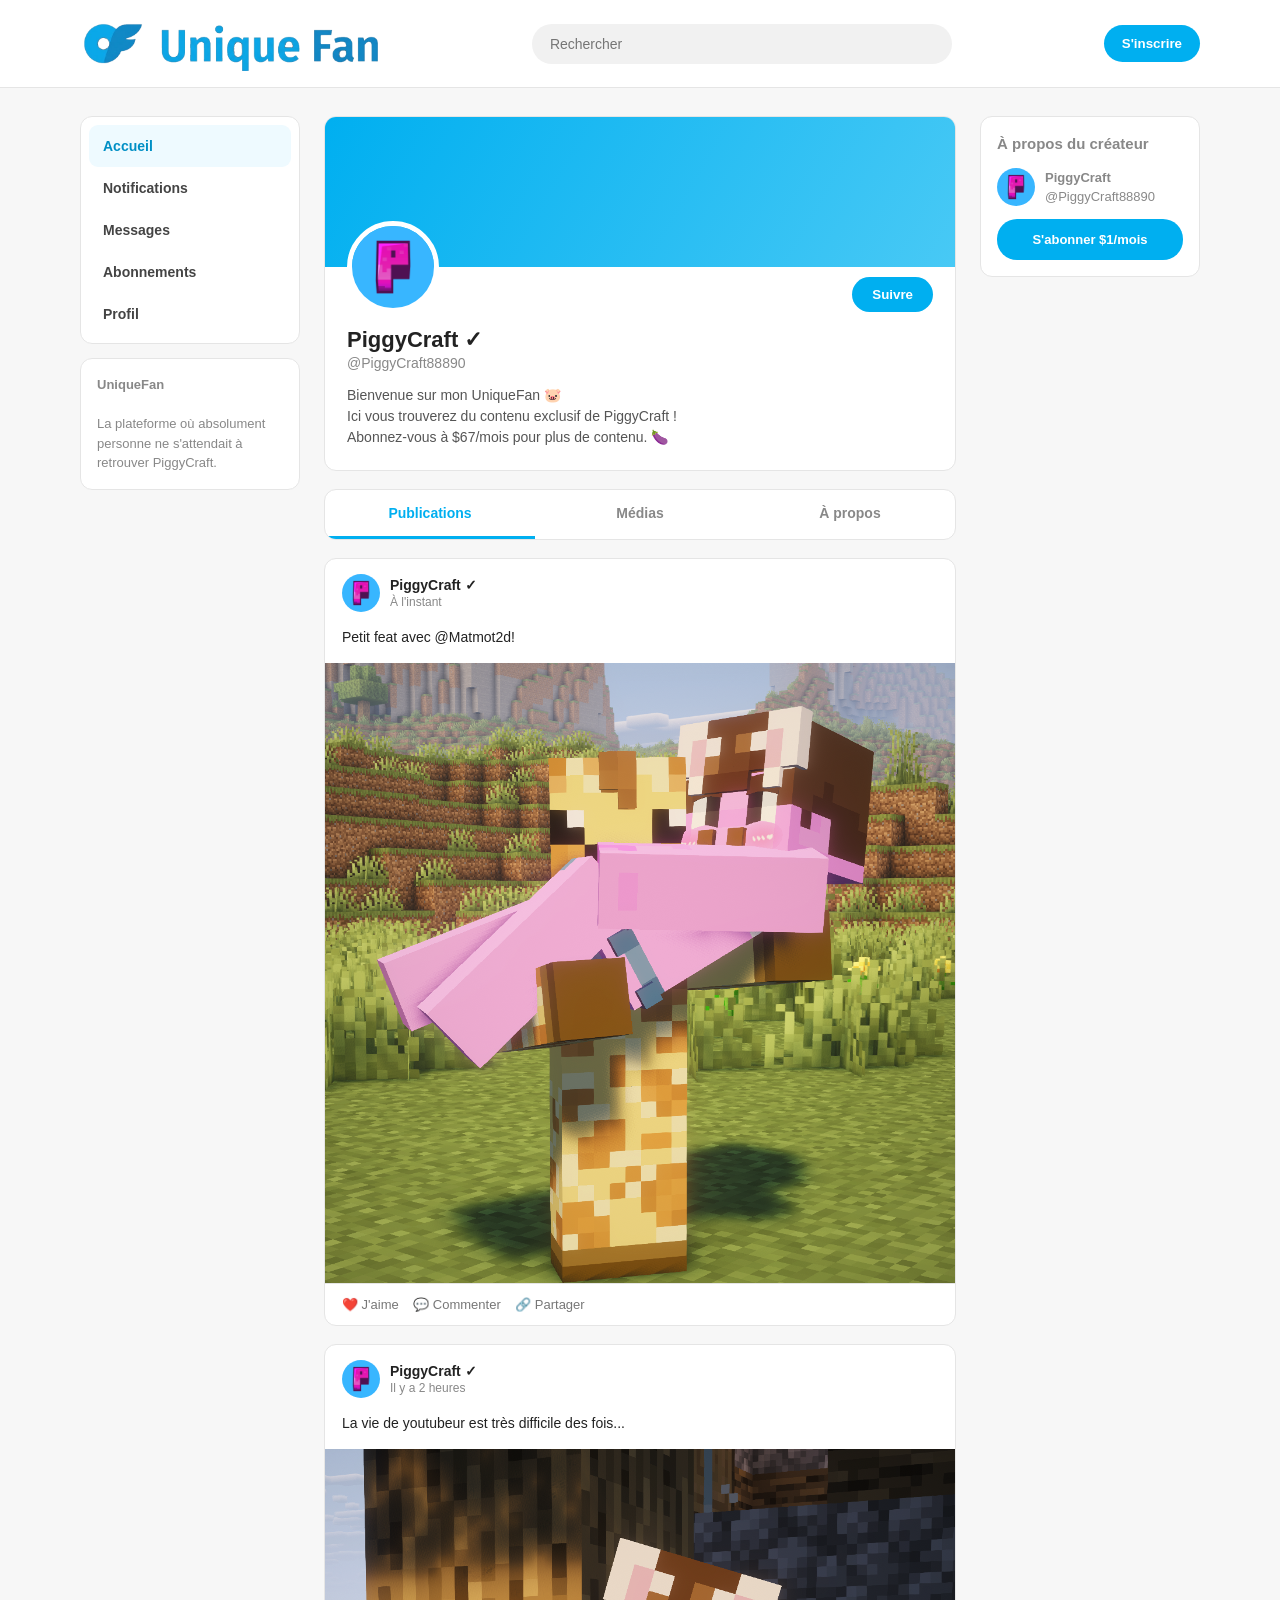
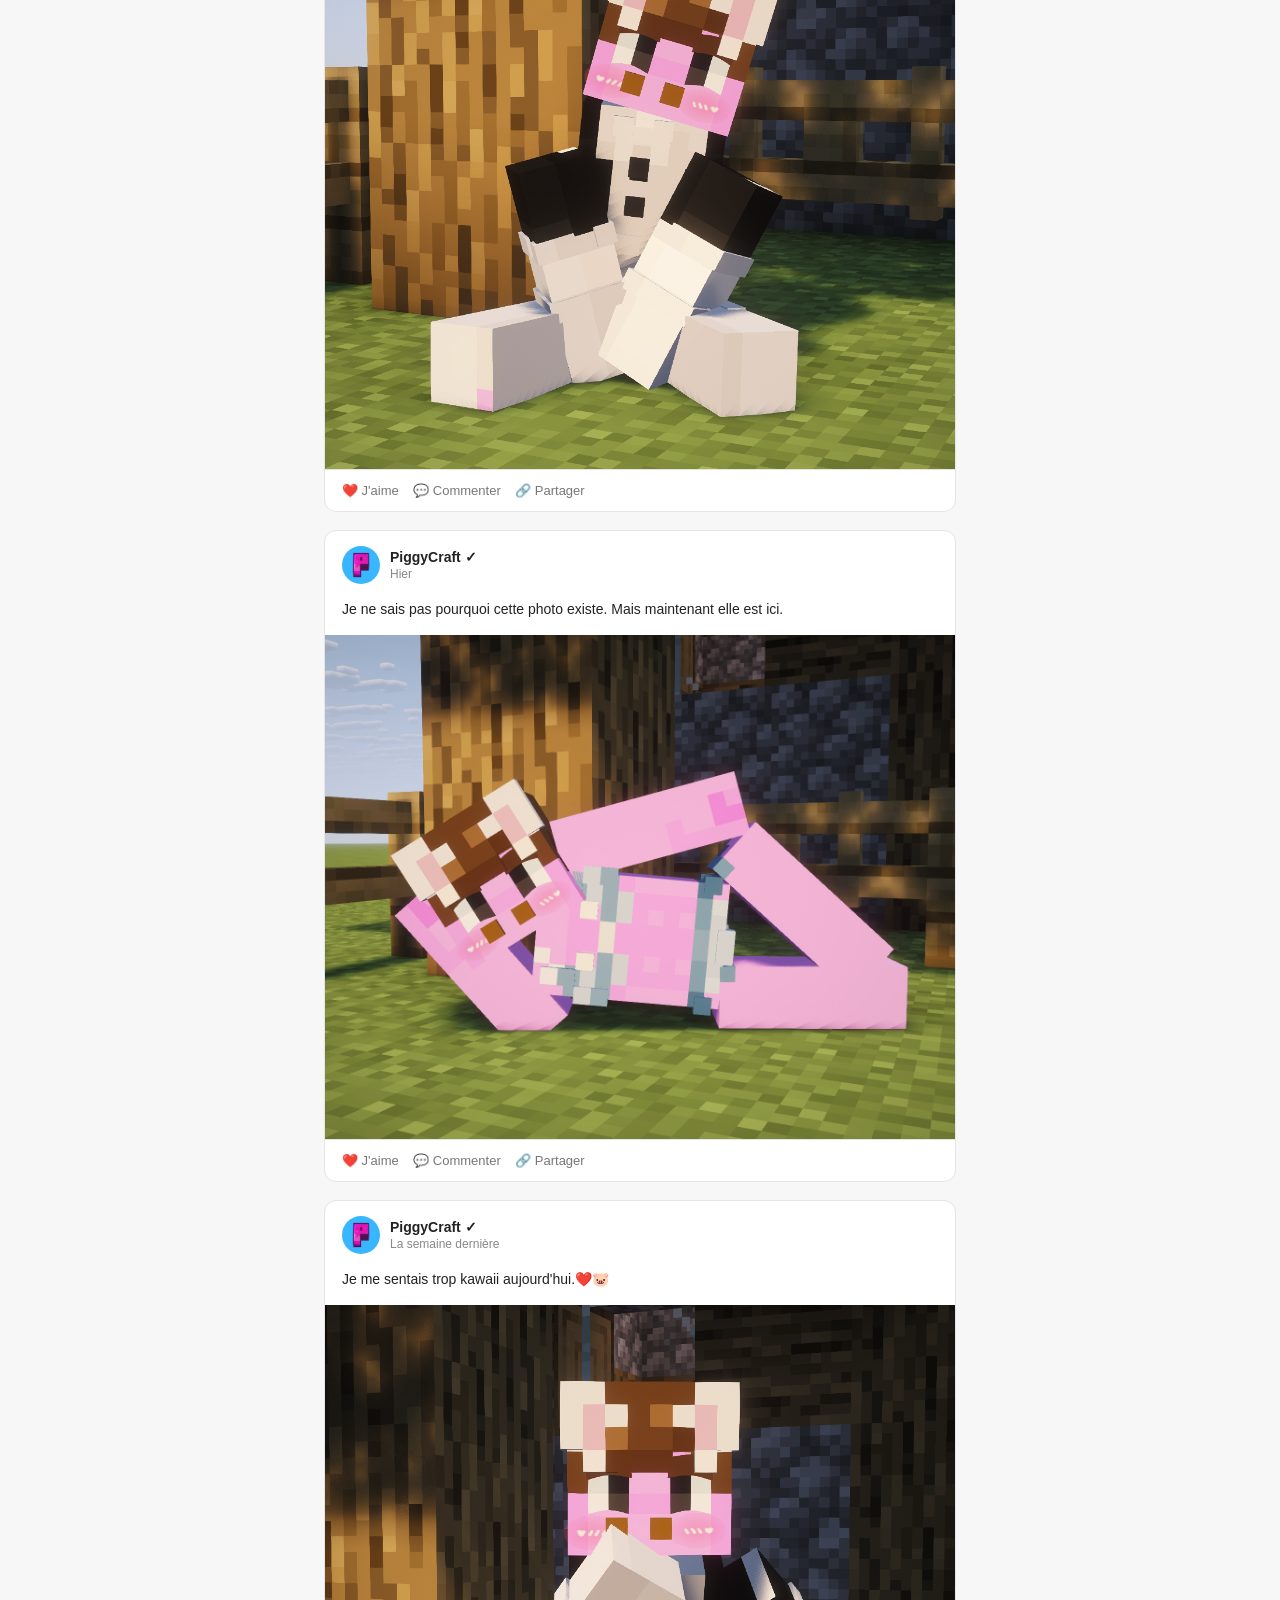
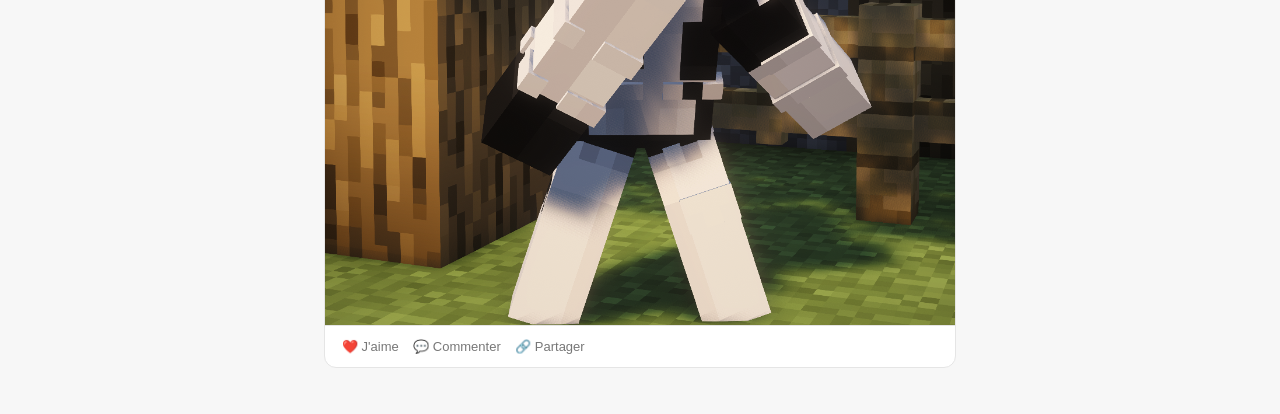
<file: uniquefan/indexbon deactivate.html>
<!DOCTYPE html>
<html lang="fr">
<head>
<meta charset="UTF-8">
<meta name="viewport" content="width=device-width, initial-scale=1.0">
<title>UniqueFan — PiggyCraft</title>
<link rel="icon" href="uniquefan-favicon.png" type="image/png">

<style>
:root{--blue:#00aff0;--bg:#f7f7f7;--card:#fff;--text:#222;--muted:#888;--border:#e5e5e5}
*{box-sizing:border-box}
body{margin:0;font-family:Arial,Helvetica,sans-serif;color:var(--text);background:var(--bg)}

.topbar{
height:88px;
position:sticky;
top:0;
z-index:20;
background:#fff;
border-bottom:1px solid var(--border);
display:flex;
align-items:center;
justify-content:center
}

.topbar-inner{
width:min(1120px,calc(100% - 32px));
display:flex;
align-items:center;
gap:24px
}

.logo{
width:300px;
height:66px;
object-fit:contain;
flex-shrink:0;
cursor:pointer
}

.search{
flex:1;
max-width:420px;
margin:auto
}

.search input{
width:100%;
border:0;
outline:0;
background:#f1f1f1;
border-radius:22px;
padding:12px 18px;
font-size:14px
}

.top-button{
border:0;
background:var(--blue);
color:#fff;
font-weight:700;
border-radius:22px;
padding:11px 18px;
cursor:pointer
}

.layout{
width:min(1120px,calc(100% - 32px));
margin:28px auto;
display:grid;
grid-template-columns:220px minmax(0,650px) 220px;
gap:24px
}

.sidebar{
position:sticky;
top:116px;
height:max-content
}

.menu{
background:#fff;
border:1px solid var(--border);
border-radius:12px;
padding:8px
}

.menu a{
display:block;
text-decoration:none;
color:#444;
padding:13px 14px;
border-radius:9px;
font-size:14px;
font-weight:600
}

.menu a:hover,
.menu a.active{
background:#eefaff;
color:#008fc5
}

.small-card,
.creator-card{
margin-top:14px;
padding:16px;
background:#fff;
border:1px solid var(--border);
border-radius:12px;
font-size:13px;
color:var(--muted);
line-height:1.5
}

.profile{
background:#fff;
border:1px solid var(--border);
border-radius:12px;
overflow:hidden;
margin-bottom:18px
}

.cover{
height:150px;
background:linear-gradient(120deg,#00aff0,#48c9f5)
}

.profile-content{
padding:0 22px 22px
}

.avatar{
width:92px;
height:92px;
margin-top:-46px;
border-radius:50%;
border:5px solid #fff;
background:#fff;
object-fit:cover
}

.profile-row{
display:flex;
align-items:flex-start;
justify-content:space-between;
gap:15px
}

.profile h1{
margin:10px 0 2px;
font-size:22px
}

.handle{
color:var(--muted);
font-size:14px
}

.bio{
margin:14px 0 0;
color:#555;
line-height:1.5;
font-size:14px
}

.follow{
margin-top:10px;
border:0;
border-radius:20px;
background:var(--blue);
color:#fff;
padding:10px 20px;
font-weight:700
}

.tabs{
display:flex;
background:#fff;
border:1px solid var(--border);
border-radius:12px;
margin-bottom:18px;
overflow:hidden
}

.tabs div{
flex:1;
text-align:center;
padding:15px 8px;
font-size:14px;
font-weight:700;
color:var(--muted)
}

.tabs .selected{
color:var(--blue);
border-bottom:3px solid var(--blue)
}

.post{
background:#fff;
border:1px solid var(--border);
border-radius:12px;
margin-bottom:18px;
overflow:hidden
}

.post-head{
display:flex;
align-items:center;
gap:10px;
padding:15px 17px
}

.post-avatar{
width:38px;
height:38px;
border-radius:50%;
object-fit:cover
}

.post-name{
font-weight:700;
font-size:14px
}

.post-time{
color:var(--muted);
font-size:12px;
margin-top:2px
}

.post-text{
padding:0 17px 15px;
font-size:14px;
line-height:1.5
}

.post-image{
display:block;
width:100%;
max-height:620px;
object-fit:cover;
background:#eee
}

.post-actions{
display:flex;
gap:22px;
padding:13px 17px;
color:#777;
border-top:1px solid var(--border);
font-size:13px
}

.creator-card{
margin-top:0;
height:max-content
}

.creator-card h3{
margin:0 0 12px;
font-size:15px
}

.creator-line{
display:flex;
gap:10px;
align-items:center;
margin-bottom:12px;
font-size:13px
}

.creator-line img{
width:38px;
height:38px;
object-fit:cover;
border-radius:50%
}

/* BOUTON KO-FI */
.subscribe{
display:block;
width:100%;
border:0;
background:var(--blue);
color:#fff;
border-radius:20px;
padding:11px;
font-weight:700;
text-align:center;
text-decoration:none;
cursor:pointer;
transition:background .2s, transform .2s
}

.subscribe:hover{
background:#009bd6;
transform:translateY(-1px)
}

@media(max-width:900px){
.layout{
grid-template-columns:1fr;
max-width:650px
}

.sidebar,
.right-column{
display:none
}

.search{
display:none
}

.logo{
width:300px
}
}

@media(max-width:560px){
.topbar-inner{
justify-content:space-between
}

.logo{
width:230px;
height:55px
}

.layout{
width:100%;
margin:12px auto
}

.profile,
.tabs,
.post{
border-left:0;
border-right:0;
border-radius:0
}
}
</style>
</head>

<body>

<header class="topbar">
<div class="topbar-inner">

<img
class="logo"
src="uniquefan-logo-cropped.png"
alt="UniqueFan"
>

<div class="search">
<input type="text" placeholder="Rechercher">
</div>

<button class="top-button">
S'inscrire
</button>

</div>
</header>


<div class="layout">

<aside class="sidebar">

<nav class="menu">
<a class="active" href="#">Accueil</a>
<a href="#">Notifications</a>
<a href="#">Messages</a>
<a href="#">Abonnements</a>
<a href="#">Profil</a>
</nav>

<div class="small-card">
<strong>UniqueFan</strong>
<br><br>
La plateforme où absolument personne ne s'attendait à retrouver PiggyCraft.
</div>

</aside>


<main>

<section class="profile">

<div class="cover"></div>

<div class="profile-content">

<div class="profile-row">

<div>

<img
class="avatar"
src="profile.jpg"
alt="PiggyCraft"
>

<h1>PiggyCraft ✓</h1>

<div class="handle">
@PiggyCraft88890
</div>

</div>

<button class="follow">
Suivre
</button>

</div>

<p class="bio">
Bienvenue sur mon UniqueFan 🐷<br>
Ici vous trouverez du contenu exclusif de PiggyCraft !<br>
Abonnez-vous à $67/mois pour plus de contenu. 🍆
</p>

</div>
</section>


<div class="tabs">
<div class="selected">Publications</div>
<div>Médias</div>
<div>À propos</div>
</div>

<article class="post">

<div class="post-head">

<img
class="post-avatar"
src="profile.jpg"
alt="PiggyCraft"
>

<div>
<div class="post-name">
PiggyCraft ✓
</div>

<div class="post-time">
À l'instant</div>
</div>

</div>

<div class="post-text">
Petit feat avec @Matmot2d!
</div>

<img
class="post-image"
src="photo4.png"
alt="Publication UniqueFan"
>

<div class="post-actions">
❤️ J'aime &nbsp;&nbsp;
💬 Commenter &nbsp;&nbsp;
🔗 Partager
</div>

</article>

<article class="post">

<div class="post-head">

<img
class="post-avatar"
src="profile.jpg"
alt="PiggyCraft"
>

<div>
<div class="post-name">
PiggyCraft ✓
</div>

<div class="post-time">
Il y a 2 heures
</div>
</div>

</div>

<div class="post-text">
La vie de youtubeur est très difficile des fois...
</div>

<img
class="post-image"
src="photo1.png"
alt="Publication UniqueFan"
>

<div class="post-actions">
❤️ J'aime &nbsp;&nbsp;
💬 Commenter &nbsp;&nbsp;
🔗 Partager
</div>

</article>


<article class="post">

<div class="post-head">

<img
class="post-avatar"
src="profile.jpg"
alt="PiggyCraft"
>

<div>
<div class="post-name">
PiggyCraft ✓
</div>

<div class="post-time">
Hier
</div>
</div>

</div>

<div class="post-text">
Je ne sais pas pourquoi cette photo existe. Mais maintenant elle est ici.
</div>

<img
class="post-image"
src="photo2.png"
alt="Publication UniqueFan"
>

<div class="post-actions">
❤️ J'aime &nbsp;&nbsp;
💬 Commenter &nbsp;&nbsp;
🔗 Partager
</div>

</article>


<article class="post">

<div class="post-head">

<img
class="post-avatar"
src="profile.jpg"
alt="PiggyCraft"
>

<div>
<div class="post-name">
PiggyCraft ✓
</div>

<div class="post-time">
La semaine dernière
</div>
</div>

</div>

<div class="post-text">
Je me sentais trop kawaii aujourd'hui.❤️🐷
</div>

<img
class="post-image"
src="photo3.png"
alt="Publication UniqueFan"
>

<div class="post-actions">
❤️ J'aime &nbsp;&nbsp;
💬 Commenter &nbsp;&nbsp;
🔗 Partager
</div>

</article>

</main>


<aside class="right-column">

<div class="creator-card">

<h3>
À propos du créateur
</h3>

<div class="creator-line">

<img
src="profile.jpg"
alt="PiggyCraft"
>

<div>
<strong>PiggyCraft</strong>
<br>
<span style="color:#888">
@PiggyCraft88890
</span>
</div>

</div>

<a
class="subscribe"
href="https://ko-fi.com/piggycraft"
target="_blank"
rel="noopener noreferrer"
>
S'abonner $1/mois
</a>

</div>

</aside>

</div>


<script>

let logoClicks = 0;
let logoTimer;

const logo = document.querySelector('.logo');

logo.addEventListener('click', function () {

    logoClicks++;

    clearTimeout(logoTimer);

    logoTimer = setTimeout(function () {
        logoClicks = 0;
    }, 2000);

    if (logoClicks === 5) {

        logoClicks = 0;

        logo.animate(
            [
                { transform: "scale(1) rotate(0deg)" },
                { transform: "scale(1.15) rotate(-8deg)" },
                { transform: "scale(1.15) rotate(8deg)" },
                { transform: "scale(1.1) rotate(-5deg)" },
                { transform: "scale(1) rotate(0deg)" }
            ],
            {
                duration: 700,
                easing: "ease-out"
            }
        );

        setTimeout(function () {
            window.location.href = "/";
        }, 700);

    }

});

</script>

</body>
</html>
</file>
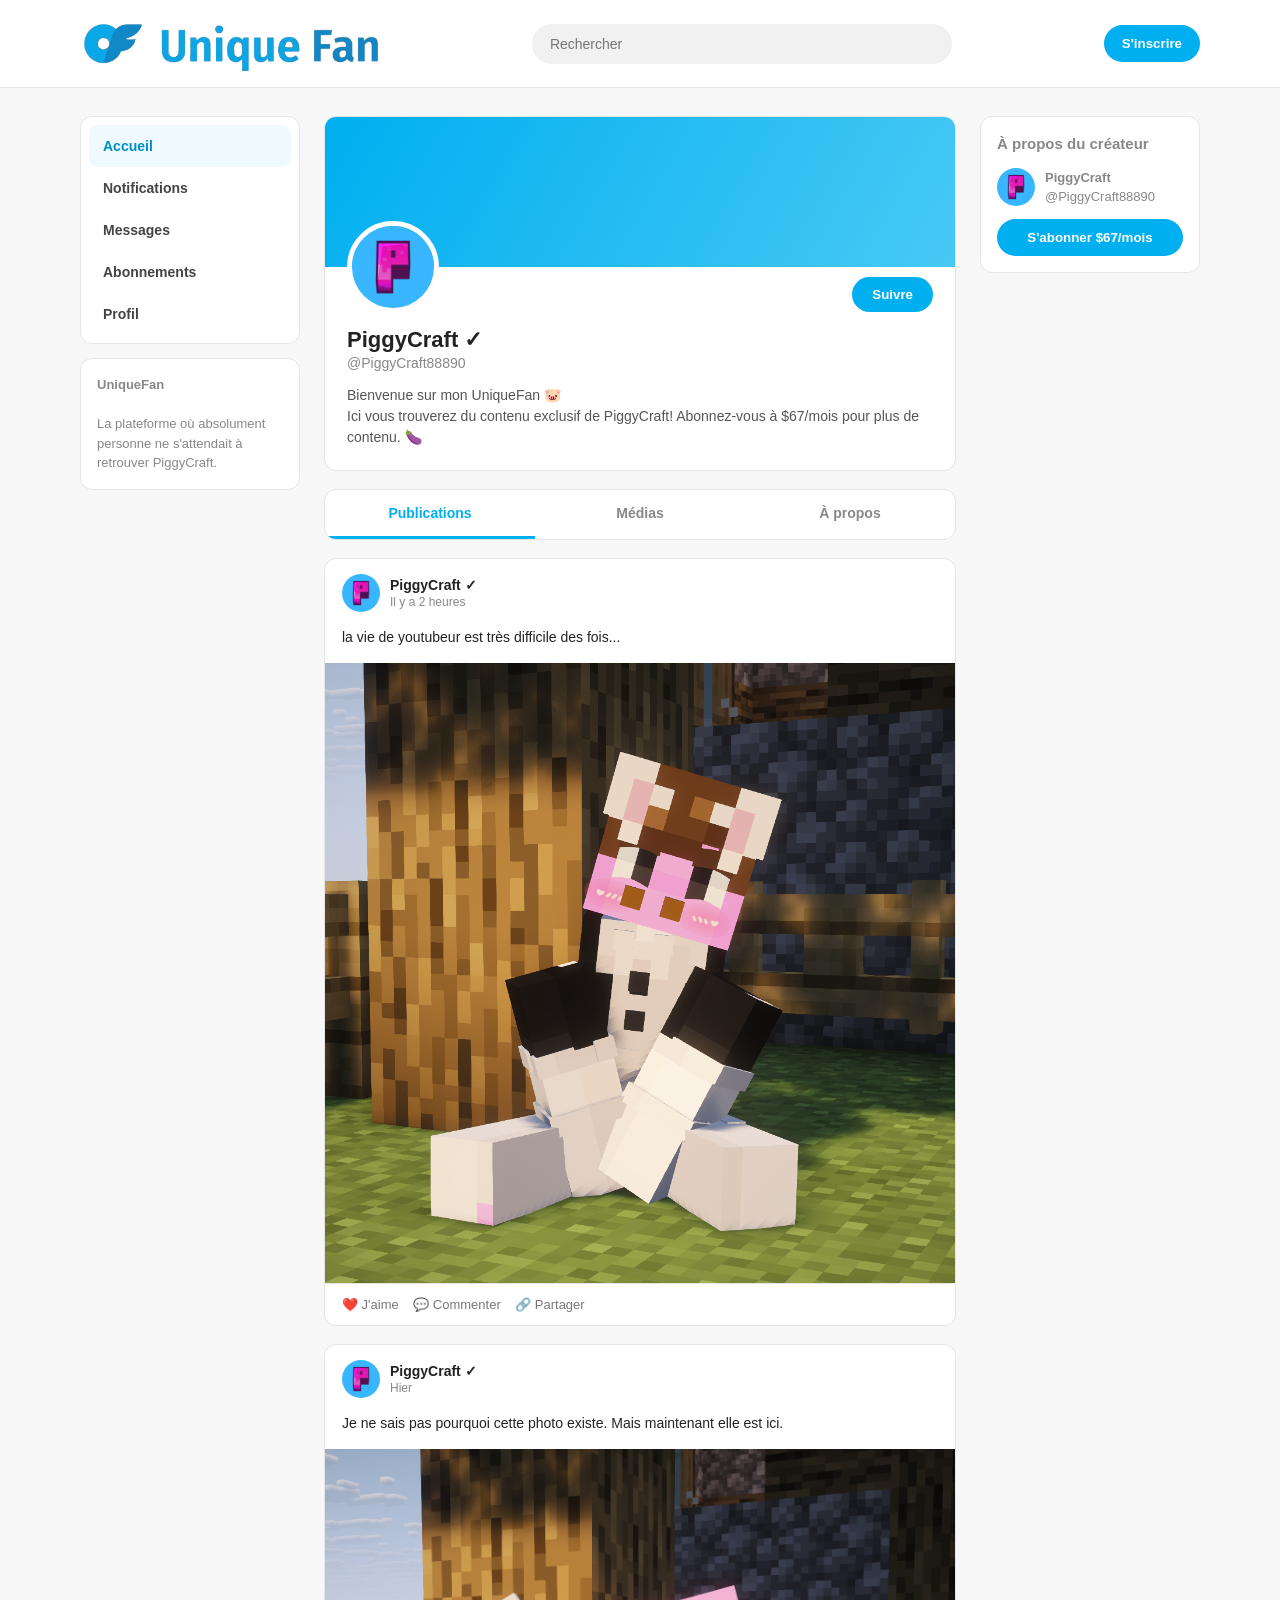
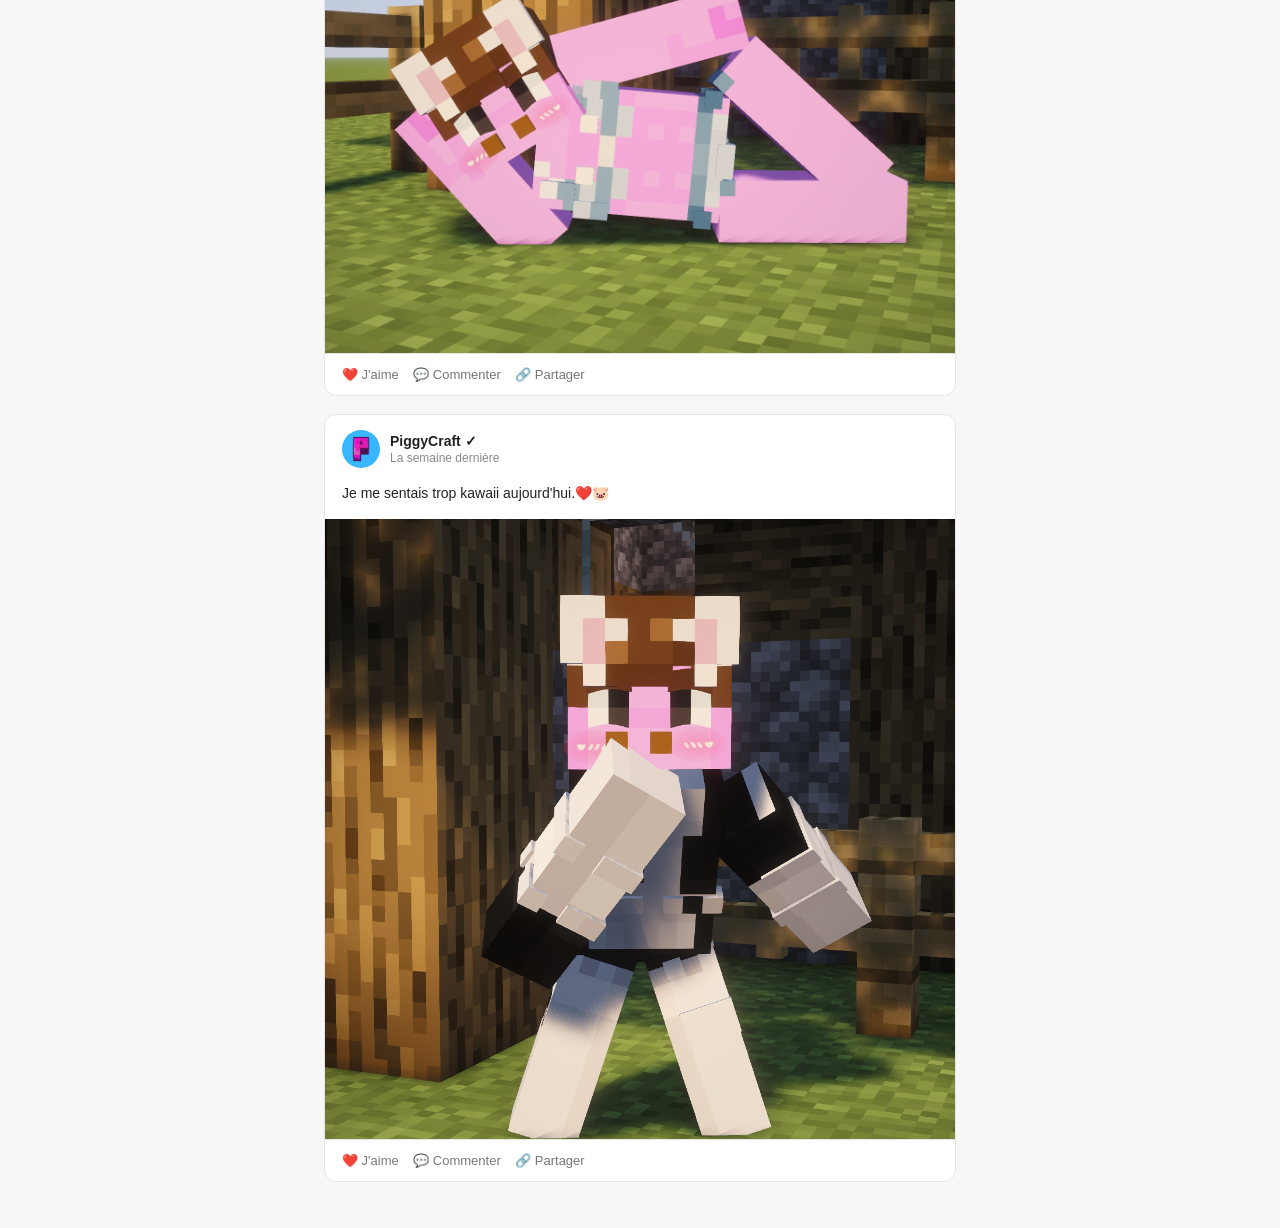
<file: uniquefan/indexV2.html>
<!DOCTYPE html>
<html lang="fr">
<head>
<meta charset="UTF-8">
<meta name="viewport" content="width=device-width, initial-scale=1.0">
<title>UniqueFan — PiggyCraft</title>
<link rel="icon" href="uniquefan-favicon.png" type="image/png">
<style>
:root{--blue:#00aff0;--bg:#f7f7f7;--card:#fff;--text:#222;--muted:#888;--border:#e5e5e5}
*{box-sizing:border-box} body{margin:0;font-family:Arial,Helvetica,sans-serif;color:var(--text);background:var(--bg)}
.topbar{height:88px;position:sticky;top:0;z-index:20;background:#fff;border-bottom:1px solid var(--border);display:flex;align-items:center;justify-content:center}
.topbar-inner{width:min(1120px,calc(100% - 32px));display:flex;align-items:center;gap:24px}
.logo{width:300px;height:66px;object-fit:contain;flex-shrink:0}
.search{flex:1;max-width:420px;margin:auto}.search input{width:100%;border:0;outline:0;background:#f1f1f1;border-radius:22px;padding:12px 18px;font-size:14px}
.top-button{border:0;background:var(--blue);color:#fff;font-weight:700;border-radius:22px;padding:11px 18px;cursor:pointer}
.layout{width:min(1120px,calc(100% - 32px));margin:28px auto;display:grid;grid-template-columns:220px minmax(0,650px) 220px;gap:24px}
.sidebar{position:sticky;top:116px;height:max-content}.menu{background:#fff;border:1px solid var(--border);border-radius:12px;padding:8px}.menu a{display:block;text-decoration:none;color:#444;padding:13px 14px;border-radius:9px;font-size:14px;font-weight:600}.menu a:hover,.menu a.active{background:#eefaff;color:#008fc5}
.small-card,.creator-card{margin-top:14px;padding:16px;background:#fff;border:1px solid var(--border);border-radius:12px;font-size:13px;color:var(--muted);line-height:1.5}
.profile{background:#fff;border:1px solid var(--border);border-radius:12px;overflow:hidden;margin-bottom:18px}.cover{height:150px;background:linear-gradient(120deg,#00aff0,#48c9f5)}
.profile-content{padding:0 22px 22px}.avatar{width:92px;height:92px;margin-top:-46px;border-radius:50%;border:5px solid #fff;background:#fff;object-fit:cover}
.profile-row{display:flex;align-items:flex-start;justify-content:space-between;gap:15px}.profile h1{margin:10px 0 2px;font-size:22px}.handle{color:var(--muted);font-size:14px}.bio{margin:14px 0 0;color:#555;line-height:1.5;font-size:14px}.follow{margin-top:10px;border:0;border-radius:20px;background:var(--blue);color:#fff;padding:10px 20px;font-weight:700}
.tabs{display:flex;background:#fff;border:1px solid var(--border);border-radius:12px;margin-bottom:18px;overflow:hidden}.tabs div{flex:1;text-align:center;padding:15px 8px;font-size:14px;font-weight:700;color:var(--muted)}.tabs .selected{color:var(--blue);border-bottom:3px solid var(--blue)}
.post{background:#fff;border:1px solid var(--border);border-radius:12px;margin-bottom:18px;overflow:hidden}.post-head{display:flex;align-items:center;gap:10px;padding:15px 17px}.post-avatar{width:38px;height:38px;border-radius:50%;object-fit:cover}.post-name{font-weight:700;font-size:14px}.post-time{color:var(--muted);font-size:12px;margin-top:2px}.post-text{padding:0 17px 15px;font-size:14px;line-height:1.5}.post-image{display:block;width:100%;max-height:620px;object-fit:cover;background:#eee}.post-actions{display:flex;gap:22px;padding:13px 17px;color:#777;border-top:1px solid var(--border);font-size:13px}
.creator-card{margin-top:0;height:max-content}.creator-card h3{margin:0 0 12px;font-size:15px}.creator-line{display:flex;gap:10px;align-items:center;margin-bottom:12px;font-size:13px}.creator-line img{width:38px;height:38px;object-fit:cover;border-radius:50%}.subscribe{width:100%;border:0;background:var(--blue);color:#fff;border-radius:20px;padding:11px;font-weight:700}
@media(max-width:900px){.layout{grid-template-columns:1fr;max-width:650px}.sidebar,.right-column{display:none}.search{display:none}.logo{width:300px}}
@media(max-width:560px){.topbar-inner{justify-content:space-between}.logo{width:230px;height:55px}.layout{width:100%;margin:12px auto}.profile,.tabs,.post{border-left:0;border-right:0;border-radius:0}}
</style>
</head>
<body>
<header class="topbar"><div class="topbar-inner">
<img class="logo" src="uniquefan-logo-cropped.png" alt="UniqueFan">
<div class="search"><input type="text" placeholder="Rechercher"></div>
<button class="top-button">S'inscrire</button>
</div></header>
<div class="layout">
<aside class="sidebar"><nav class="menu">
<a class="active" href="#">Accueil</a><a href="#">Notifications</a><a href="#">Messages</a><a href="#">Abonnements</a><a href="#">Profil</a>
</nav><div class="small-card"><strong>UniqueFan</strong><br><br>La plateforme où absolument personne ne s'attendait à retrouver PiggyCraft.</div></aside>
<main>
<section class="profile"><div class="cover"></div><div class="profile-content"><div class="profile-row"><div>
<img class="avatar" src="profile.jpg" alt="PiggyCraft">
<h1>PiggyCraft ✓</h1><div class="handle">@PiggyCraft88890</div>
</div><button class="follow">Suivre</button></div>
<p class="bio">Bienvenue sur mon UniqueFan 🐷<br>Ici vous trouverez du contenu exclusif de PiggyCraft!
                    Abonnez-vous à $67/mois pour plus de contenu. 🍆 </p>
</div></section>
<div class="tabs"><div class="selected">Publications</div><div>Médias</div><div>À propos</div></div>
<article class="post"><div class="post-head"><img class="post-avatar" src="profile.jpg" alt="PiggyCraft"><div><div class="post-name">PiggyCraft ✓</div><div class="post-time">Il y a 2 heures</div></div></div><div class="post-text">la vie de youtubeur est très difficile des fois...</div><img class="post-image" src="photo1.png" alt="Publication UniqueFan"><div class="post-actions">❤️ J'aime &nbsp;&nbsp; 💬 Commenter &nbsp;&nbsp; 🔗 Partager</div></article>
<article class="post"><div class="post-head"><img class="post-avatar" src="profile.jpg" alt="PiggyCraft"><div><div class="post-name">PiggyCraft ✓</div><div class="post-time">Hier</div></div></div><div class="post-text">Je ne sais pas pourquoi cette photo existe. Mais maintenant elle est ici.</div><img class="post-image" src="photo2.png" alt="Publication UniqueFan"><div class="post-actions">❤️ J'aime &nbsp;&nbsp; 💬 Commenter &nbsp;&nbsp; 🔗 Partager</div></article>
<article class="post"><div class="post-head"><img class="post-avatar" src="profile.jpg" alt="PiggyCraft"><div><div class="post-name">PiggyCraft ✓</div><div class="post-time">La semaine dernière</div></div></div><div class="post-text">Je me sentais trop kawaii aujourd'hui.❤️🐷</div><img class="post-image" src="photo3.png" alt="Publication UniqueFan"><div class="post-actions">❤️ J'aime &nbsp;&nbsp; 💬 Commenter &nbsp;&nbsp; 🔗 Partager</div></article>
</main>
<aside class="right-column"><div class="creator-card"><h3>À propos du créateur</h3><div class="creator-line"><img src="profile.jpg" alt="PiggyCraft"><div><strong>PiggyCraft</strong><br><span style="color:#888">@PiggyCraft88890</span></div></div><button class="subscribe">S'abonner $67/mois</button></div></aside>
</div>
<script>
let logoClicks = 0;
let logoTimer;

const logo = document.querySelector('.logo');

logo.addEventListener('click', function () {
    logoClicks++;

    clearTimeout(logoTimer);

    logoTimer = setTimeout(function () {
        logoClicks = 0;
    }, 2000);

    if (logoClicks === 5) {
        logoClicks = 0;

        logo.animate(
            [
                { transform: "scale(1) rotate(0deg)" },
                { transform: "scale(1.15) rotate(-8deg)" },
                { transform: "scale(1.15) rotate(8deg)" },
                { transform: "scale(1.1) rotate(-5deg)" },
                { transform: "scale(1) rotate(0deg)" }
            ],
            {
                duration: 700,
                easing: "ease-out"
            }
        );

        setTimeout(function () {
            window.location.href = "/";
        }, 700);
    }
});
</script>
</body></html>
</file>
